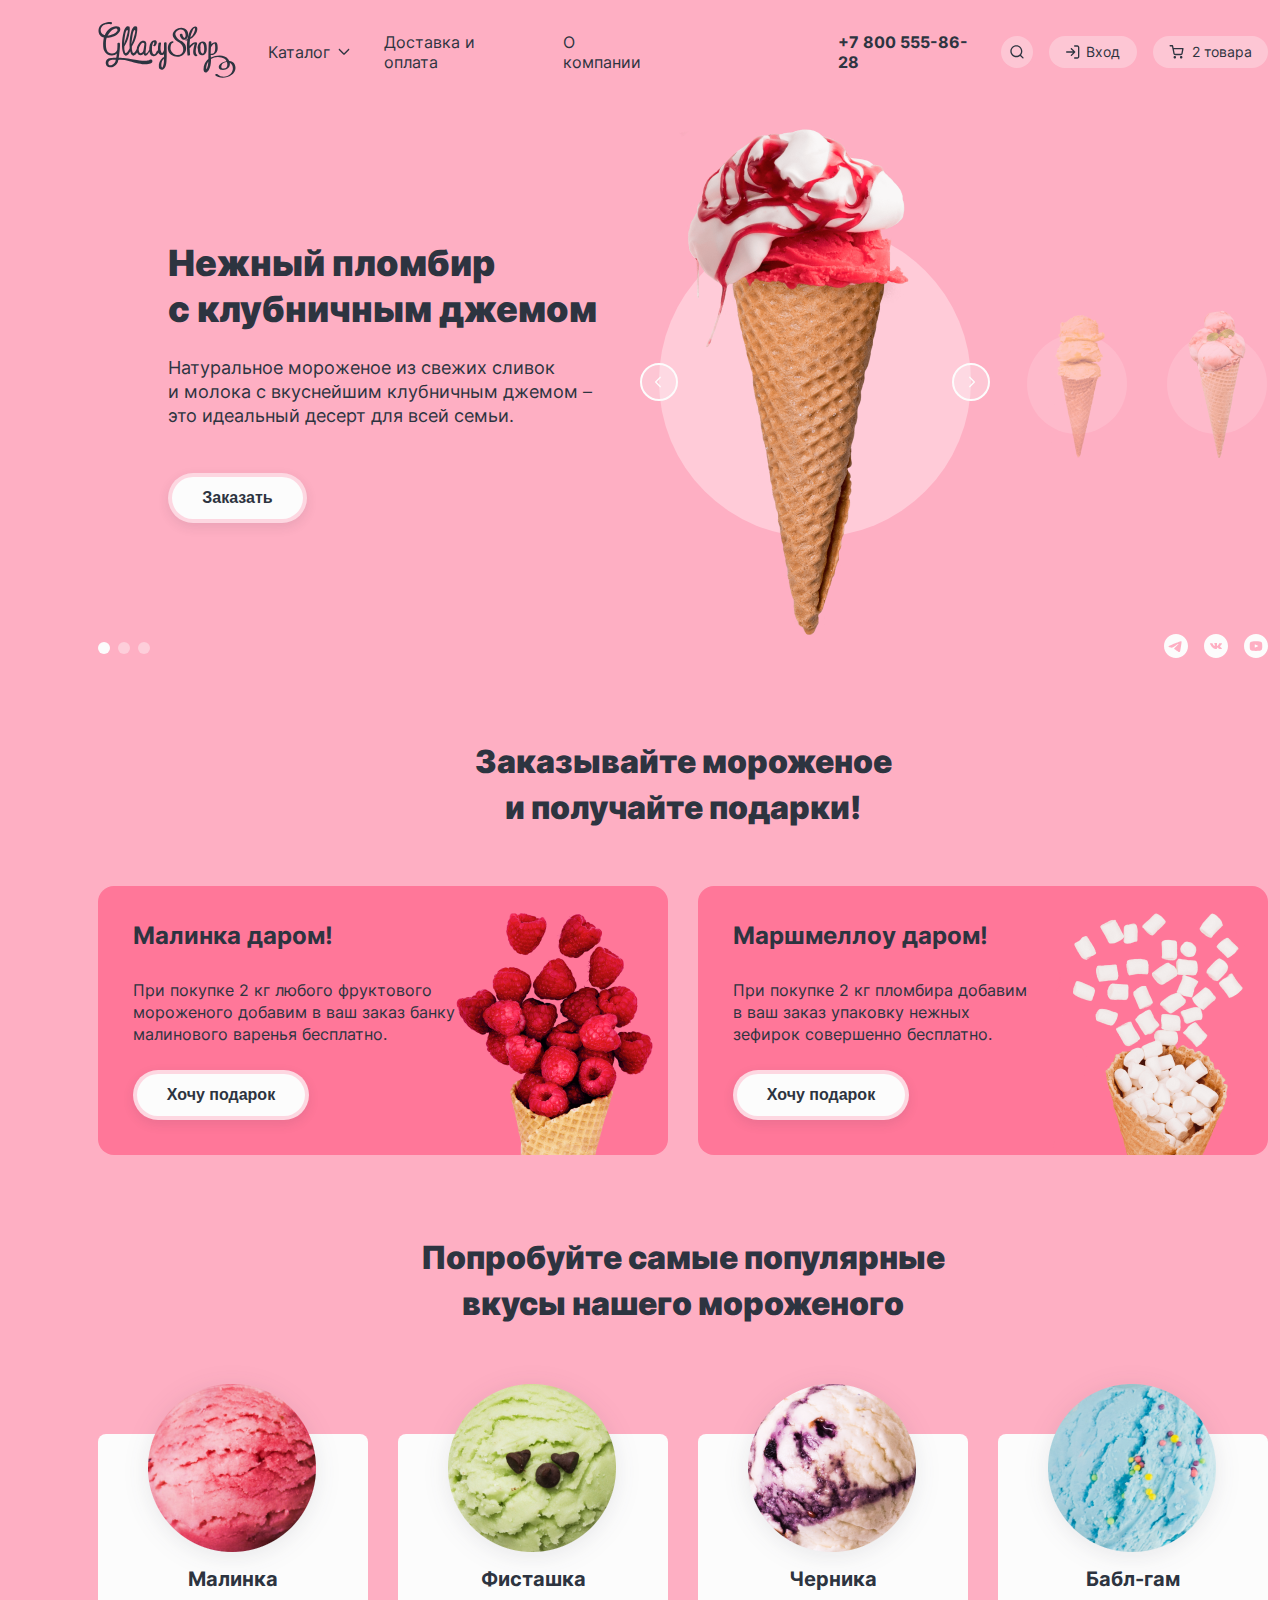
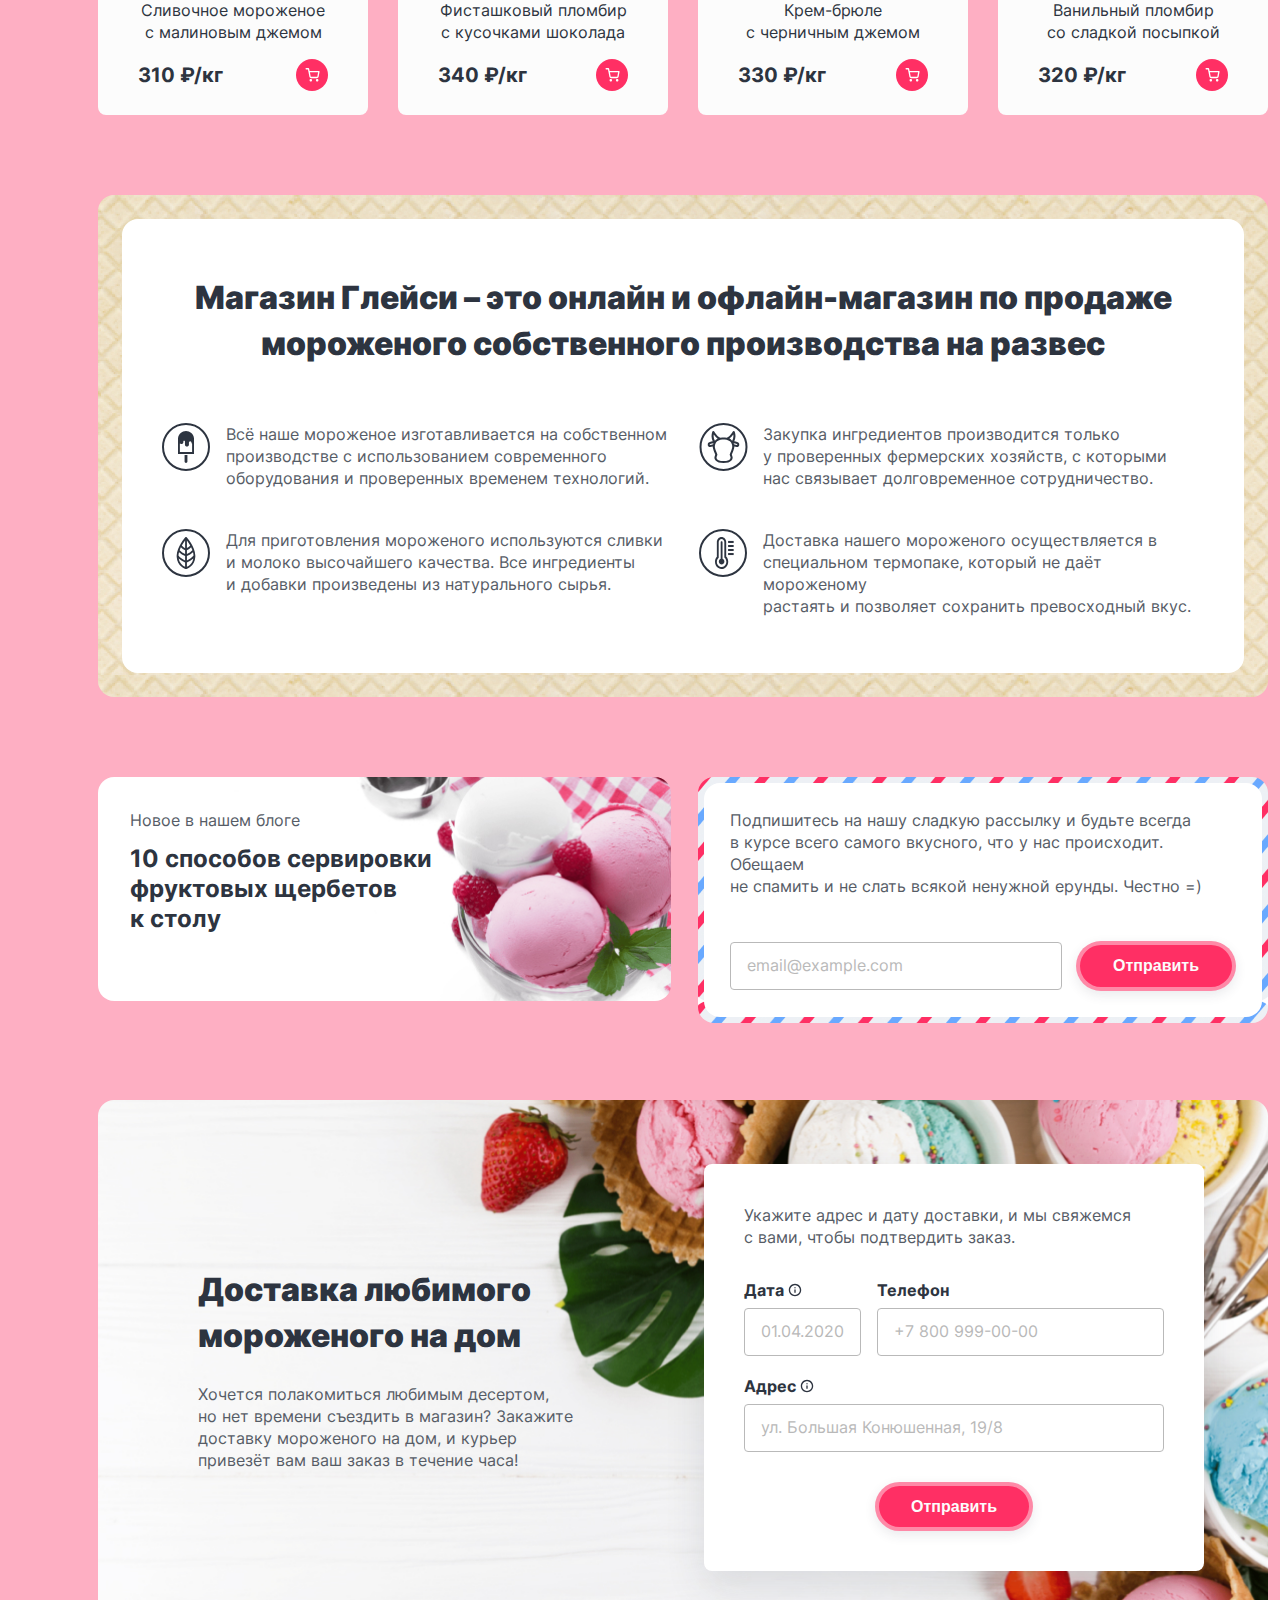
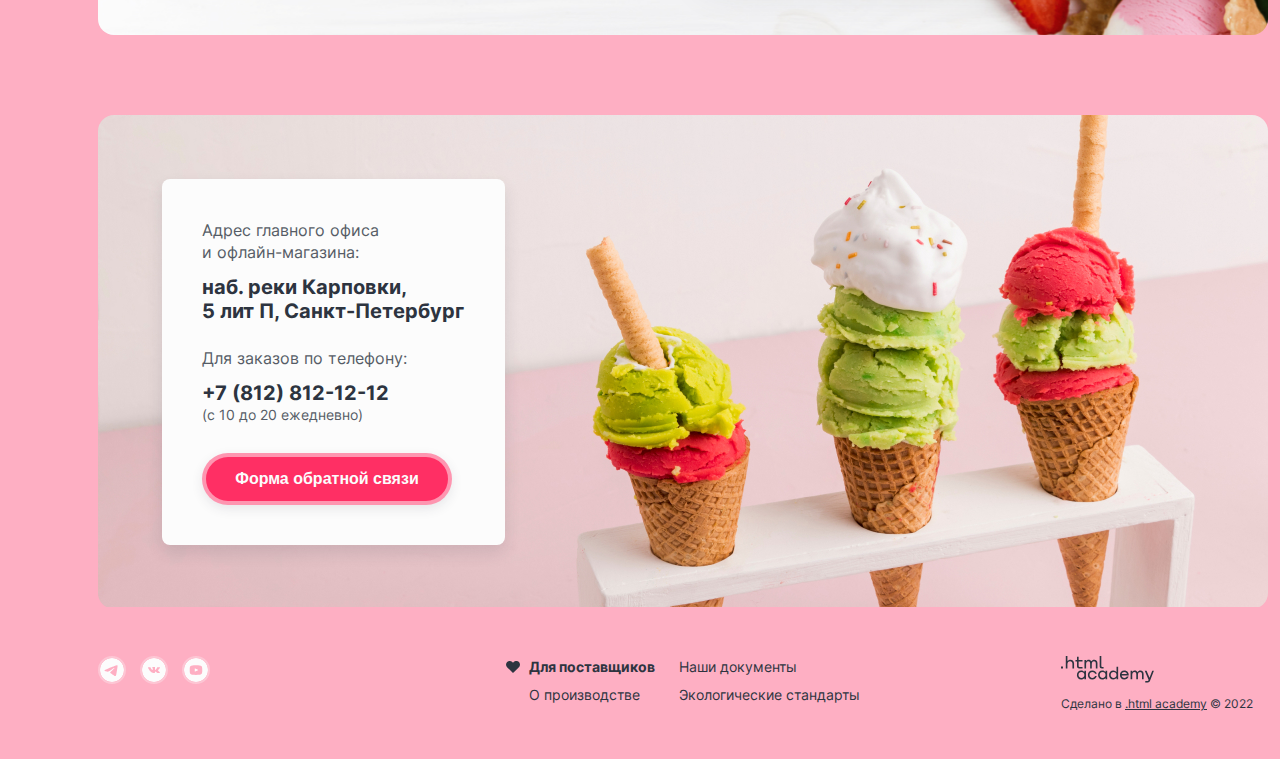
<file: index.html>
<!DOCTYPE html>
<html lang="ru">

  <head>
    <meta charset="UTF-8">
    <meta http-equiv="X-UA-Compatible" content="IE=edge">
    <meta name="viewport" content="width=device-width, initial-scale=1.0">
    <link rel="stylesheet" href="style.css">
    <title>GllacyShop</title>
  </head>

  <body class="body-main" id="body-color">
    <div class="container">
      <header class="header-main">
        <nav class="navigation">
          <ul class="navigation-list">
            <li class="navigation-item">
              <img src="images/logo.svg" alt="Логотип." width="138" height="56" class="logo-img">
            </li>
            <li class="navigation-item navigation-item-list">
              <a class="navigation-item-link" href="catalog.html">Каталог</a>
              <svg width="12" height="7" viewBox="0 0 12 7" fill="none" xmlns="http://www.w3.org/2000/svg">
                <path fill-rule="evenodd" clip-rule="evenodd"
                  d="M1.80812 1.0532C1.54777 0.792853 1.12566 0.792853 0.865306 1.0532C0.604957 1.31355 0.604957 1.73566 0.865306 1.99601L5.52565 6.65636C5.52771 6.65847 5.52979 6.66058 5.53189 6.66268C5.66259 6.79337 5.83404 6.85846 6.00534 6.85794C6.1753 6.85744 6.34511 6.79236 6.47478 6.66268C6.47687 6.66059 6.47894 6.6585 6.48099 6.65639L11.1414 1.99601C11.4017 1.73566 11.4017 1.31355 11.1414 1.0532C10.881 0.792853 10.4589 0.792853 10.1986 1.0532L6.00334 5.24842L1.80812 1.0532Z"
                  fill="#2D3440" />
              </svg>
              <div class="block-types" id="block-types">
                <p class="block-types-title">Новинки</p>
                <ul class="product-list">
                  <li class="product-item"><a href="#" class="product-item-link">Сливочное</a></li>
                  <li class="product-item"><a href="#" class="product-item-link">Щербеты</a></li>
                  <li class="product-item"><a href="#" class="product-item-link">Фруктовый лед</a></li>
                  <li class="product-item"><a href="#" class="product-item-link">Мелонин</a></li>
                </ul>
              </div>
            </li>
            <li class="navigation-item"><a class="navigation-item-link" href="#">Доставка и оплата</a></li>
            <li class="navigation-item"><a class="navigation-item-link" href="#">О компании</a></li>
          </ul>
          <ul class="navigation-user">
            <li class="navigation-user-item nav-phone">
              <a href="#">+7 800 555-86-28</a>
            </li>
            <li class="navigation-user-item nav-search">
              <a href="#"><img src="images/loopa.svg" alt="Поиск."></a>
            </li>
            <li class="navigation-user-item nav-join">
              <a href="#">
                <img src="images/join.svg" alt="Вход." style="margin-right: 6px;">
                <span>Вход</span>
              </a>
            </li>
            <li class="navigation-user-item nav-shop">
              <a href="#">
                <img src="images/telejka.svg" alt="Тележка." style="margin-right: 8px;">
                <span>2 товара</span>
              </a>
            </li>
          </ul>
        </nav>
      </header>
      <main class="main-page">
        <section class="presentation">
          <div class="presentation-content">
            <div class="presentation-desk">
              <h1>Нежный пломбир<br>
                с клубничным джемом</h1>
              <p>Натуральное мороженое из свежих сливок<br>
                и молока с вкуснейшим клубничным джемом –<br>
                это идеальный десерт для всей семьи. </p>
              <button type="button">Заказать</button>
            </div>
            <div class="icecream-types">
              <div class="current-icecream" id="circle-ice">
                <img src="images/icecream-red.png" alt="Мороженое.">
                <button class="toggle-left" id="left-color" onclick="colorSwitchLeft()">
                </button>
                <button class="toggle-right" id="right-color" onclick="colorSwitchRight()"></button>
              </div>
              <div class="blue-icecream">
                <img src="images/icecream-blue-lil.png" alt="Мороженое.">
              </div>
              <div class="yellow-icecream">
                <img src="images/icecream-yellow-lil.png" alt="Мороженое.">
              </div>
            </div>
          </div>
          <div class="social-block">
            <div class="bullets">
              <ul class="bullets-list">
                <li class="bullets-item bullets-item-current"></li>
                <li class="bullets-item"></li>
                <li class="bullets-item"></li>
              </ul>
            </div>
            <ul class="social-list">
              <li class="social-item">
                <a href="#"><img src="images/telegram.svg" alt="Телеграм."></a>
              </li>
              <li class="social-item">
                <a href="#"><img src="images/vk.svg" alt="Вк."></a>
              </li>
              <li class="social-item">
                <a href="#"><img src="images/youtube.svg" alt="Ютуб."></a>
              </li>
            </ul>
          </div>
        </section>
        <section class="stocks">
          <h2>Заказывайте мороженое<br>
            и получайте подарки!
          </h2>
          <div class="gift-cards">
            <div class="gift-raspberry">
              <h3 class="gift-heading">Малинка даром!</h3>
              <p class="gift-paragraph">
                При покупке 2 кг любого фруктового<br>
                мороженого добавим в ваш заказ банку<br>
                малинового варенья бесплатно.
              </p>
              <button class="add-gift">Хочу подарок</button>
            </div>
            <div class="gift-marshmallow">
              <h3 class="gift-heading">Маршмеллоу даром!</h3>
              <p class="gift-paragraph">
                При покупке 2 кг пломбира добавим<br>
                в ваш заказ упаковку нежных<br>
                зефирок совершенно бесплатно.
              </p>
              <button class="add-gift">Хочу подарок</button>
            </div>
          </div>
        </section>
        <section class="popular-tastes">
          <h2>Попробуйте самые популярные<br>
            вкусы нашего мороженого</h2>
          <ul class="tastes-list">
            <li class="tastes-item">
              <img src="images/t-raspberry.png" class="ice-view" alt="Малинка.">
              <h3>Малинка</h3>
              <p>Сливочное мороженое<br>с малиновым джемом</p>
              <div class="price-items">
                <span class="price-weight">310 ₽/кг</span>
                <button class="price-item-button">
                  <svg width="15" height="14" viewBox="0 0 15 14" fill="none" xmlns="http://www.w3.org/2000/svg">
                    <path fill-rule="evenodd" clip-rule="evenodd"
                      d="M1.16667 0.107941C0.798477 0.107941 0.5 0.406418 0.5 0.774607C0.5 1.1428 0.798477 1.44127 1.16667 1.44127H2.93794L3.40537 3.77666C3.40821 3.79461 3.41176 3.81232 3.416 3.82976L4.38338 8.66309L4.3835 8.66365C4.46706 9.08366 4.69562 9.46093 5.02921 9.72948C5.36111 9.99666 5.77595 10.1393 6.20183 10.1328H11.8225C12.2484 10.1393 12.6633 9.99666 12.9952 9.72948C13.3289 9.46081 13.5575 9.08332 13.641 8.66309L13.641 8.6631L13.642 8.6581L14.5691 3.79666C14.6063 3.60149 14.5545 3.39989 14.4279 3.24681C14.3012 3.09372 14.1129 3.00511 13.9142 3.00511H4.61072L4.1381 0.643769C4.07574 0.332198 3.80215 0.107941 3.4844 0.107941H1.16667ZM5.69098 8.40238L4.87759 4.33844H13.1084L12.3328 8.4053C12.31 8.51782 12.2485 8.61884 12.1591 8.69085C12.0691 8.76329 11.9565 8.80177 11.841 8.79956L11.841 8.79943H11.8282H6.19614V8.79931L6.18337 8.79956C6.06787 8.80177 5.95528 8.76329 5.8653 8.69085C5.77531 8.61842 5.71368 8.51664 5.69117 8.40334L5.69098 8.40238ZM4.55739 12.3634C4.55739 11.6754 5.1151 11.1177 5.80307 11.1177C6.49105 11.1177 7.04876 11.6754 7.04876 12.3634C7.04876 13.0513 6.49105 13.6091 5.80307 13.6091C5.1151 13.6091 4.55739 13.0513 4.55739 12.3634ZM10.9307 12.3634C10.9307 11.6754 11.4884 11.1177 12.1764 11.1177C12.8644 11.1177 13.4221 11.6754 13.4221 12.3634C13.4221 13.0513 12.8644 13.6091 12.1764 13.6091C11.4884 13.6091 10.9307 13.0513 10.9307 12.3634Z"
                      fill="#2D3440" />
                  </svg>
                </button>
              </div>
            </li>
            <li class="tastes-item">
              <img src="images/t-pistachio.png" class="ice-view" alt="Фисташка.">
              <h3>Фисташка</h3>
              <p>Фисташковый пломбир<br>с кусочками шоколада</p>
              <div class="price-items">
                <span class="price-weight">340 ₽/кг</span>
                <button class="price-item-button">
                  <svg width="15" height="14" viewBox="0 0 15 14" fill="none" xmlns="http://www.w3.org/2000/svg">
                    <path fill-rule="evenodd" clip-rule="evenodd"
                      d="M1.16667 0.107941C0.798477 0.107941 0.5 0.406418 0.5 0.774607C0.5 1.1428 0.798477 1.44127 1.16667 1.44127H2.93794L3.40537 3.77666C3.40821 3.79461 3.41176 3.81232 3.416 3.82976L4.38338 8.66309L4.3835 8.66365C4.46706 9.08366 4.69562 9.46093 5.02921 9.72948C5.36111 9.99666 5.77595 10.1393 6.20183 10.1328H11.8225C12.2484 10.1393 12.6633 9.99666 12.9952 9.72948C13.3289 9.46081 13.5575 9.08332 13.641 8.66309L13.641 8.6631L13.642 8.6581L14.5691 3.79666C14.6063 3.60149 14.5545 3.39989 14.4279 3.24681C14.3012 3.09372 14.1129 3.00511 13.9142 3.00511H4.61072L4.1381 0.643769C4.07574 0.332198 3.80215 0.107941 3.4844 0.107941H1.16667ZM5.69098 8.40238L4.87759 4.33844H13.1084L12.3328 8.4053C12.31 8.51782 12.2485 8.61884 12.1591 8.69085C12.0691 8.76329 11.9565 8.80177 11.841 8.79956L11.841 8.79943H11.8282H6.19614V8.79931L6.18337 8.79956C6.06787 8.80177 5.95528 8.76329 5.8653 8.69085C5.77531 8.61842 5.71368 8.51664 5.69117 8.40334L5.69098 8.40238ZM4.55739 12.3634C4.55739 11.6754 5.1151 11.1177 5.80307 11.1177C6.49105 11.1177 7.04876 11.6754 7.04876 12.3634C7.04876 13.0513 6.49105 13.6091 5.80307 13.6091C5.1151 13.6091 4.55739 13.0513 4.55739 12.3634ZM10.9307 12.3634C10.9307 11.6754 11.4884 11.1177 12.1764 11.1177C12.8644 11.1177 13.4221 11.6754 13.4221 12.3634C13.4221 13.0513 12.8644 13.6091 12.1764 13.6091C11.4884 13.6091 10.9307 13.0513 10.9307 12.3634Z"
                      fill="#2D3440" />
                  </svg>
                </button>
              </div>
            </li>
            <li class="tastes-item">
              <img src="images/t-blueberries.png" class="ice-view" alt="Черника.">
              <h3>Черника</h3>
              <p>Крем-брюле<br>с черничным джемом</p>
              <div class="price-items">
                <span class="price-weight">330 ₽/кг</span>
                <button class="price-item-button">
                  <svg width="15" height="14" viewBox="0 0 15 14" fill="none" xmlns="http://www.w3.org/2000/svg">
                    <path fill-rule="evenodd" clip-rule="evenodd"
                      d="M1.16667 0.107941C0.798477 0.107941 0.5 0.406418 0.5 0.774607C0.5 1.1428 0.798477 1.44127 1.16667 1.44127H2.93794L3.40537 3.77666C3.40821 3.79461 3.41176 3.81232 3.416 3.82976L4.38338 8.66309L4.3835 8.66365C4.46706 9.08366 4.69562 9.46093 5.02921 9.72948C5.36111 9.99666 5.77595 10.1393 6.20183 10.1328H11.8225C12.2484 10.1393 12.6633 9.99666 12.9952 9.72948C13.3289 9.46081 13.5575 9.08332 13.641 8.66309L13.641 8.6631L13.642 8.6581L14.5691 3.79666C14.6063 3.60149 14.5545 3.39989 14.4279 3.24681C14.3012 3.09372 14.1129 3.00511 13.9142 3.00511H4.61072L4.1381 0.643769C4.07574 0.332198 3.80215 0.107941 3.4844 0.107941H1.16667ZM5.69098 8.40238L4.87759 4.33844H13.1084L12.3328 8.4053C12.31 8.51782 12.2485 8.61884 12.1591 8.69085C12.0691 8.76329 11.9565 8.80177 11.841 8.79956L11.841 8.79943H11.8282H6.19614V8.79931L6.18337 8.79956C6.06787 8.80177 5.95528 8.76329 5.8653 8.69085C5.77531 8.61842 5.71368 8.51664 5.69117 8.40334L5.69098 8.40238ZM4.55739 12.3634C4.55739 11.6754 5.1151 11.1177 5.80307 11.1177C6.49105 11.1177 7.04876 11.6754 7.04876 12.3634C7.04876 13.0513 6.49105 13.6091 5.80307 13.6091C5.1151 13.6091 4.55739 13.0513 4.55739 12.3634ZM10.9307 12.3634C10.9307 11.6754 11.4884 11.1177 12.1764 11.1177C12.8644 11.1177 13.4221 11.6754 13.4221 12.3634C13.4221 13.0513 12.8644 13.6091 12.1764 13.6091C11.4884 13.6091 10.9307 13.0513 10.9307 12.3634Z"
                      fill="#2D3440" />
                  </svg>
                </button>
              </div>
            </li>
            <li class="tastes-item">
              <img src="images/t-bubblegum.png" class="ice-view" alt="Бабл-Гам.">
              <h3>Бабл-гам</h3>
              <p>Ванильный пломбир<br>со сладкой посыпкой</p>
              <div class="price-items">
                <span class="price-weight">320 ₽/кг</span>
                <button class="price-item-button">
                  <svg width="15" height="14" viewBox="0 0 15 14" fill="none" xmlns="http://www.w3.org/2000/svg">
                    <path fill-rule="evenodd" clip-rule="evenodd"
                      d="M1.16667 0.107941C0.798477 0.107941 0.5 0.406418 0.5 0.774607C0.5 1.1428 0.798477 1.44127 1.16667 1.44127H2.93794L3.40537 3.77666C3.40821 3.79461 3.41176 3.81232 3.416 3.82976L4.38338 8.66309L4.3835 8.66365C4.46706 9.08366 4.69562 9.46093 5.02921 9.72948C5.36111 9.99666 5.77595 10.1393 6.20183 10.1328H11.8225C12.2484 10.1393 12.6633 9.99666 12.9952 9.72948C13.3289 9.46081 13.5575 9.08332 13.641 8.66309L13.641 8.6631L13.642 8.6581L14.5691 3.79666C14.6063 3.60149 14.5545 3.39989 14.4279 3.24681C14.3012 3.09372 14.1129 3.00511 13.9142 3.00511H4.61072L4.1381 0.643769C4.07574 0.332198 3.80215 0.107941 3.4844 0.107941H1.16667ZM5.69098 8.40238L4.87759 4.33844H13.1084L12.3328 8.4053C12.31 8.51782 12.2485 8.61884 12.1591 8.69085C12.0691 8.76329 11.9565 8.80177 11.841 8.79956L11.841 8.79943H11.8282H6.19614V8.79931L6.18337 8.79956C6.06787 8.80177 5.95528 8.76329 5.8653 8.69085C5.77531 8.61842 5.71368 8.51664 5.69117 8.40334L5.69098 8.40238ZM4.55739 12.3634C4.55739 11.6754 5.1151 11.1177 5.80307 11.1177C6.49105 11.1177 7.04876 11.6754 7.04876 12.3634C7.04876 13.0513 6.49105 13.6091 5.80307 13.6091C5.1151 13.6091 4.55739 13.0513 4.55739 12.3634ZM10.9307 12.3634C10.9307 11.6754 11.4884 11.1177 12.1764 11.1177C12.8644 11.1177 13.4221 11.6754 13.4221 12.3634C13.4221 13.0513 12.8644 13.6091 12.1764 13.6091C11.4884 13.6091 10.9307 13.0513 10.9307 12.3634Z"
                      fill="#2D3440" />
                  </svg>
                </button>
              </div>
            </li>
          </ul>
        </section>
        <section class="describing">
          <div class="describing-block">
            <h2>Магазин Глейси – это онлайн и офлайн-магазин по продаже<br>
              мороженого собственного производства на развес</h2>
            <ul class="describe-list">
              <li class="describe-item ice-desk">
                <img src="images/mini-ice.svg" alt="Мороженое.">
                <p>Всё наше мороженое изготавливается на собственном<br>
                  производстве с использованием современного<br>
                  оборудования и проверенных временем технологий.</p>
              </li>
              <li class="describe-item cow-desk">
                <img src="images/mini-cow.svg" alt="Коровка.">
                <p>Закупка ингредиентов производится только<br>
                  у проверенных фермерских хозяйств, с которыми<br>
                  нас связывает долговременное сотрудничество.</p>
              </li>
              <li class="describe-item ice-desk">
                <img src="images/mini-leaf.svg" alt="Листик.">
                <p>Для приготовления мороженого используются сливки<br>
                  и молоко высочайшего качества. Все ингредиенты<br>
                  и добавки произведены из натурального сырья.</p>
              </li>
              <li class="describe-item ice-desk">
                <img src="images/mini-term.svg" alt="Термометр.">
                <p>Доставка нашего мороженого осуществляется в<br>
                  специальном термопаке, который не даёт мороженому<br>
                  растаять и позволяет сохранить превосходный вкус.</p>
              </li>
            </ul>
          </div>
        </section>
        <aside class="blog-mailing">
          <div class="blog">
            <p>Новое в нашем блоге</p>
            <h3>
              10 способов сервировки<br>
              фруктовых щербетов<br>
              к столу
            </h3>
          </div>
          <div class="mailing">
            <div class="mailing-content">
              <p>
                Подпишитесь на нашу сладкую рассылку и будьте всегда<br>
                в курсе всего самого вкусного, что у нас происходит. Обещаем<br>
                не спамить и не слать всякой ненужной ерунды. Честно =)
              </p>
              <form action="https://echo.htmlacademy.ru" method="post" class="mailing-form">
                <label>
                  <input type="email" required name="email" placeholder="email@example.com">
                </label>
                <button class="submit-mailing" type="submit">Отправить</button>
              </form>
            </div>
          </div>
        </aside>
        <section class="ice-delivery">
          <div class="desk-delivery">
            <h2 class="delivery-title">Доставка любимого<br>мороженого на дом</h2>
            <p class="delivery-info">
              Хочется полакомиться любимым десертом,<br>
              но нет времени съездить в магазин? Закажите<br>
              доставку мороженого на дом, и курьер<br>
              привезёт вам ваш заказ в течение часа!
            </p>
          </div>
          <form action="https://echo.htmlacademy.ru" method="post" class="delivery-form">
            <p class="delivery-info">Укажите адрес и дату доставки, и мы свяжемся<br>
              с вами, чтобы подтвердить заказ.</p>
            <div class="field-block">
              <p class="field-group">
                <img src="images/tooltip.svg" alt="Тултип." class="tooltip-1">
                <label for="delivery-date">Дата</label>
                <input type="text" id="delivery-date" name="delivery-date" placeholder="01.04.2020" required>
              </p>
              <p class="field-group">
                <label for="delivery-phone">Телефон</label>
                <input type="text" id="delivery-phone" name="delivery-phone" placeholder="+7 800 999-00-00" required>
              </p>
              <p class="field-group field-group-address">
                <img src="images/tooltip.svg" alt="Тултип." class="tooltip-2">
                <label for="delivery-address">Адрес</label>
                <input type="text" id="delivery-address" name="delivery-address"
                  placeholder="ул. Большая Конюшенная, 19/8" required>
              </p>
              <button type="submit" class="delivery-button">Отправить</button>
            </div>
          </form>
        </section>
        <div class="contacts">
          <div class="contacts-container">
            <div class="address-block">
              <p class="contacts-navigation">Адрес главного офиса<br>и офлайн-магазина:</p>
              <address class="contacts-address">наб. реки Карповки,<br>
                5 лит П, Санкт-Петербург</address>
            </div>
            <div class="phone-block">
              <p class="contacts-navigation">Для заказов по телефону:</p>
              <address class="contacts-address">
                <a href="#">+7 (812) 812-12-12</a>
              </address>
              <p class="contacts-navigation contacts-time">(с 10 до 20 ежедневно)</p>
            </div>
            <button class="appointment-button" type="button">Форма обратной связи</button>
          </div>
        </div>
      </main>
      <footer class="main-footer">
        <div class="footer-container">
          <ul class="social-menu-list">
            <li class="social-menu-item">
              <a href="#"><img src="images/telegram.svg" alt="Телеграм." class="social-ico"></a>
            </li>
            <li class="social-menu-item">
              <a href="#"><img src="images/vk.svg" alt="Вк." class="social-ico"></a>
            </li>
            <li class="social-menu-item">
              <a href="#"><img src="images/youtube.svg" alt="Ютуб." class="social-ico"></a>
            </li>
          </ul>
          <ul class="menu-list">
            <li class="menu-item menu-current"><a href="#">Для поставщиков</a></li>
            <li class="menu-item"><a href="#">Наши документы</a></li>
            <li class="menu-item"><a href="#">О производстве</a></li>
            <li class="menu-item"><a href="#">Экологические стандарты</a></li>
          </ul>
          <div class="academy-block">
            <a href="#"><img src="images/logo_htmlacademy.svg" alt="htmlacademy."></a>
            <p class="date-text">Сделано в <span>.html academy</span> © 2022</p>
          </div>
        </div>
      </footer>
    </div>
    <script src="script.js"></script>
  </body>

</html>
</file>
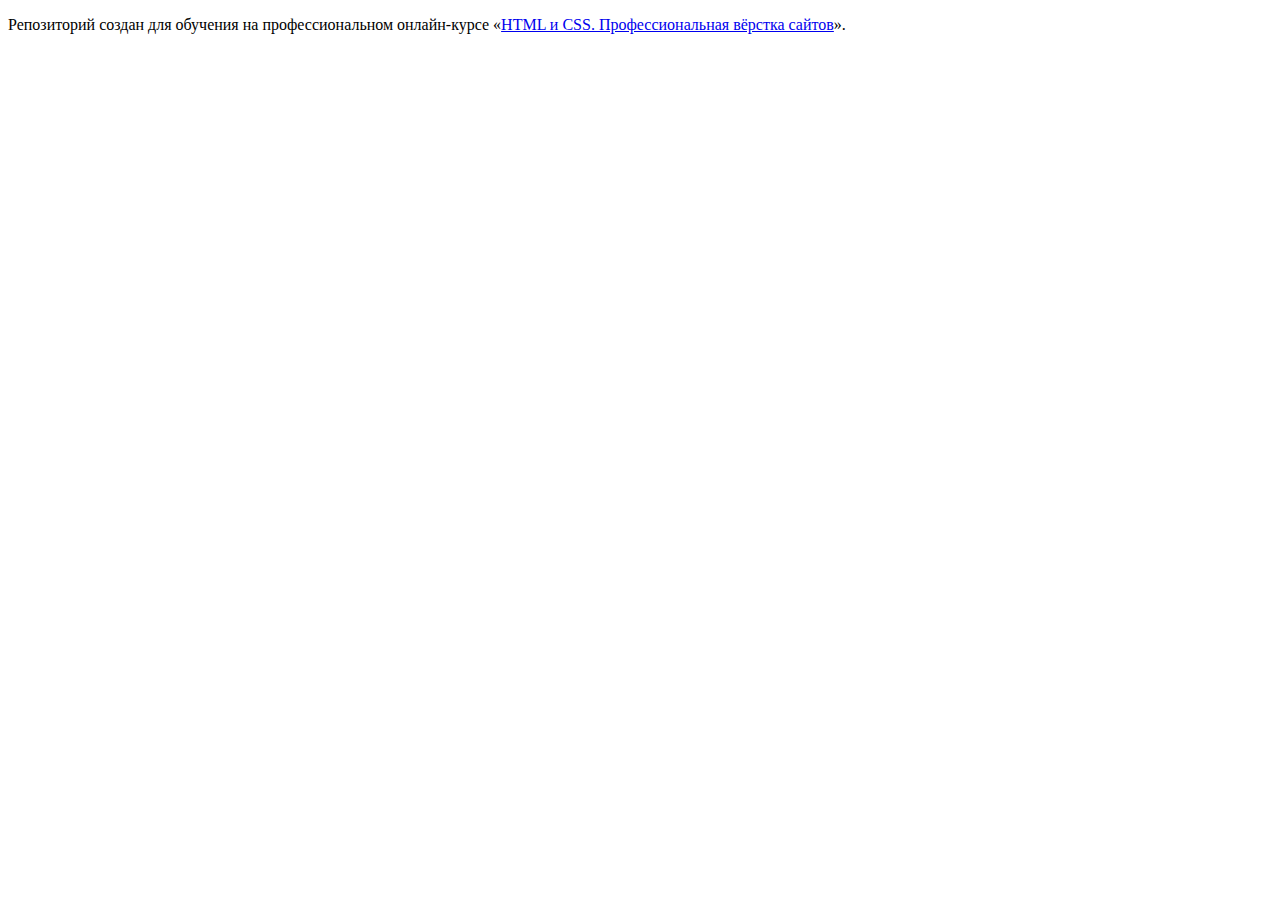
<file: master/index.html>
<!DOCTYPE html>
<html lang="ru">
  <head>
    <meta charset="utf-8">
    <title>HTML Academy: Глейси</title>
    <base href="https://htmlacademy-htmlcss.github.io/2217743-gllacy-35/master/">
</head>
  <body>

    <p>Репозиторий создан для обучения на профессиональном онлайн‑курсе «<a href="https://htmlacademy.ru/intensive/htmlcss">HTML и CSS. Профессиональная вёрстка сайтов</a>».</p>

  </body>
</html>
</file>
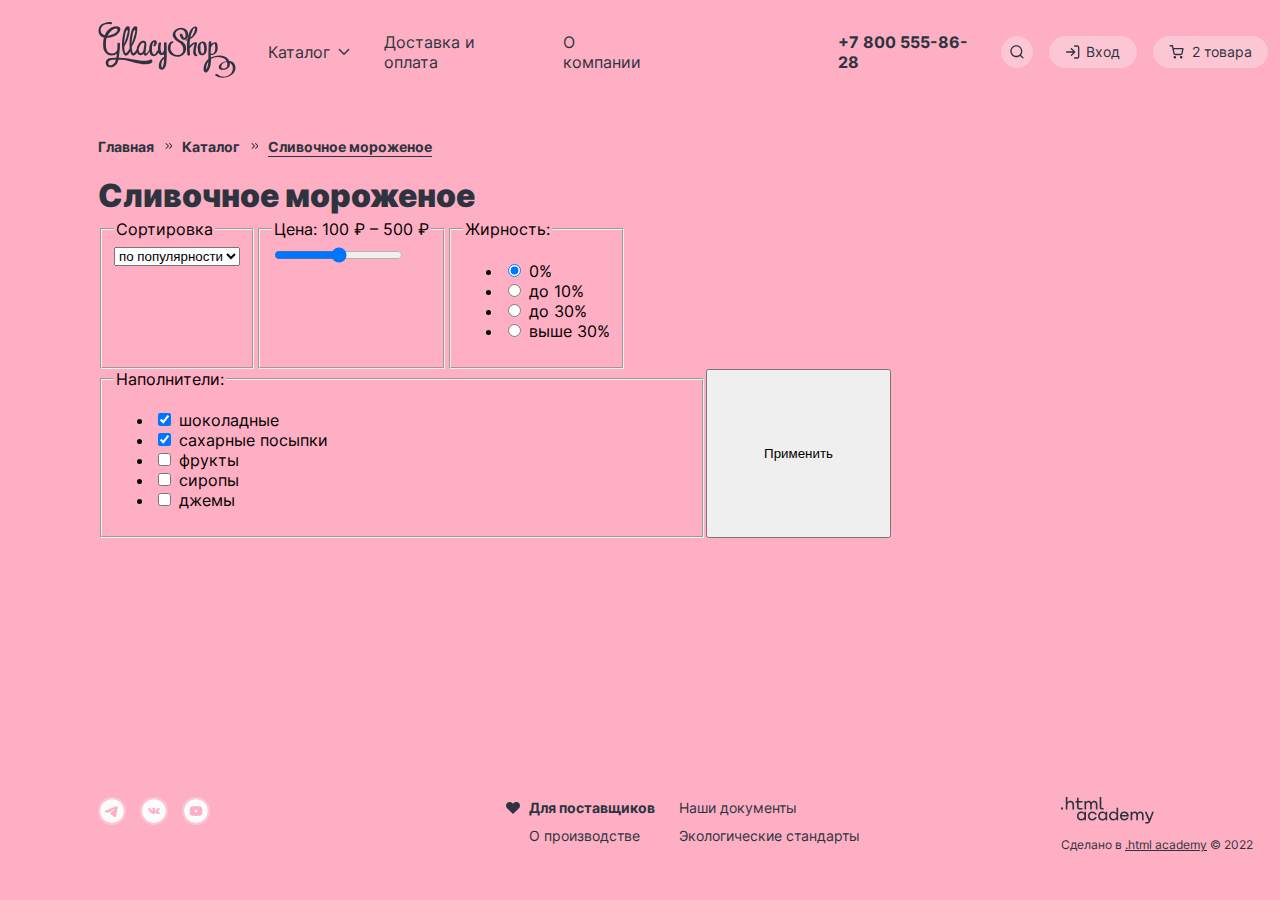
<file: catalog.html>
<!DOCTYPE html>
<html lang="ru">

  <head>
    <meta charset="UTF-8">
    <meta http-equiv="X-UA-Compatible" content="IE=edge">
    <meta name="viewport" content="width=device-width, initial-scale=1.0">
    <link rel="stylesheet" href="style.css">
    <title>GllacyShop</title>
  </head>

  <body class="body-main">
    <div class="container">
      <header class="header-main header-catalog">
        <nav class="navigation">
          <ul class="navigation-list">
            <li class="navigation-item">
              <a href="index.html"><img src="images/logo.svg" alt="Логотип." width="138" height="56"
                  class="logo-img"></a>
            </li>
            <li class="navigation-item navigation-item-list">
              <a class="navigation-item-link" href="catalog.html">Каталог</a>
              <svg width="12" height="7" viewBox="0 0 12 7" fill="none" xmlns="http://www.w3.org/2000/svg">
                <path fill-rule="evenodd" clip-rule="evenodd"
                  d="M1.80812 1.0532C1.54777 0.792853 1.12566 0.792853 0.865306 1.0532C0.604957 1.31355 0.604957 1.73566 0.865306 1.99601L5.52565 6.65636C5.52771 6.65847 5.52979 6.66058 5.53189 6.66268C5.66259 6.79337 5.83404 6.85846 6.00534 6.85794C6.1753 6.85744 6.34511 6.79236 6.47478 6.66268C6.47687 6.66059 6.47894 6.6585 6.48099 6.65639L11.1414 1.99601C11.4017 1.73566 11.4017 1.31355 11.1414 1.0532C10.881 0.792853 10.4589 0.792853 10.1986 1.0532L6.00334 5.24842L1.80812 1.0532Z"
                  fill="#2D3440" />
              </svg>
              <div class="block-types" id="block-types">
                <p class="block-types-title">Новинки</p>
                <ul class="product-list">
                  <li class="product-item"><a href="#" class="product-item-link">Сливочное</a></li>
                  <li class="product-item"><a href="#" class="product-item-link">Щербеты</a></li>
                  <li class="product-item"><a href="#" class="product-item-link">Фруктовый лед</a></li>
                  <li class="product-item"><a href="#" class="product-item-link">Мелонин</a></li>
                </ul>
              </div>
            </li>
            <li class="navigation-item"><a class="navigation-item-link" href="#">Доставка и оплата</a></li>
            <li class="navigation-item"><a class="navigation-item-link" href="#">О компании</a></li>
          </ul>
          <ul class="navigation-user">
            <li class="navigation-user-item nav-phone">
              <a href="#">+7 800 555-86-28</a>
            </li>
            <li class="navigation-user-item nav-search">
              <a href="#"><img src="images/loopa.svg" alt="Поиск."></a>
            </li>
            <li class="navigation-user-item nav-join">
              <a href="#">
                <img src="images/join.svg" alt="Вход." style="margin-right: 6px;">
                <span>Вход</span>
              </a>
            </li>
            <li class="navigation-user-item nav-shop">
              <a href="#">
                <img src="images/telejka.svg" alt="Тележка." style="margin-right: 8px;">
                <span>2 товара</span>
              </a>
            </li>
          </ul>
        </nav>
      </header>
      <main class="main-page">
        <header class="inner-header">
          <ul class="breadcrumbs">
            <li class="breadcrumbs-item">
              <a href="index.html" class="breadcrumbs-link">Главная</a>
            </li>
            <li class="breadcrumbs-item">
              <a href="#" class="breadcrumbs-link">Каталог</a>
            </li>
            <li class="breadcrumbs-item">
              <a href="#" class="breadcrumbs-link
              breadcrumbs-link-current">Сливочное мороженое</a>
            </li>
          </ul>
          <h1 class="inner-header-title">Сливочное мороженое</h1>
        </header>
        <section class="section-filter">
          <form class="catalog-filter" action="https://echo.htmlacademy.ru" method="post">
            <fieldset class="catalog-filter-group">
              <legend class="catalog-filter-title">Сортировка</legend>
              <select aria-label="Сортировка" class="select-control">
                <option value="popular">по популярности</option>
                <option value="cheap">дешевле</option>
                <option value="expensive">дороже</option>
              </select>
            </fieldset>

            <fieldset class="catalog-filter-group">
              <legend class="catalog-filter-title">Цена: 100 ₽ – 500 ₽</legend>
              <input type="range">
            </fieldset>

            <fieldset class="catalog-filter-group">
              <legend class="catalog-filter-title">Жирность:</legend>
              <ul class="catalog-filter-list">
                <li class="catalog-filter-item">
                  <label>
                    <input type="radio" name="Жирность" class="control-input" value="0%" checked>
                    0%
                  </label>
                </li>
                <li class="catalog-filter-item">
                  <label>
                    <input type="radio" name="Жирность" class="control-input" value="до 10%">
                    до 10%
                  </label>
                </li>
                <li class="catalog-filter-item">
                  <label>
                    <input type="radio" name="Жирность" class="control-input" value="до 30%">
                    до 30%
                  </label>
                </li>
                <li class="catalog-filter-item">
                  <label>
                    <input type="radio" name="Жирность" class="control-input" value="выше 30%">
                    выше 30%
                  </label>
                </li>
              </ul>
            </fieldset>

            <fieldset class="catalog-filter-group">
              <legend class="catalog-filter-title">Наполнители:</legend>
              <ul class="catalog-filter-list">
                <li class="catalog-filter-item">
                  <label>
                    <input type="checkbox" name="шоколадные" class="control-input" checked>
                    шоколадные
                  </label>
                </li>
                <li class="catalog-filter-item">
                  <label>
                    <input type="checkbox" name="сахарные посыпки" class="control-input" checked>
                    сахарные посыпки
                  </label>
                </li>
                <li class="catalog-filter-item">
                  <label>
                    <input type="checkbox" name="фрукты" class="control-input">
                    фрукты
                  </label>
                </li>
                <li class="catalog-filter-item">
                  <label>
                    <input type="checkbox" name="сиропы" class="control-input">
                    сиропы
                  </label>
                </li>
                <li class="catalog-filter-item">
                  <label>
                    <input type="checkbox" name="джемы" class="control-input">
                    джемы
                  </label>
                </li>
              </ul>
            </fieldset>

            <button class="filter-button" type="submit">Применить</button>
          </form>
        </section>
      </main>
      <footer class="main-footer">
        <div class="footer-container">
          <ul class="social-menu-list">
            <li class="social-menu-item">
              <a href="#"><img src="images/telegram.svg" alt="Телеграм." class="social-ico"></a>
            </li>
            <li class="social-menu-item">
              <a href="#"><img src="images/vk.svg" alt="Вк." class="social-ico"></a>
            </li>
            <li class="social-menu-item">
              <a href="#"><img src="images/youtube.svg" alt="Ютуб." class="social-ico"></a>
            </li>
          </ul>
          <ul class="menu-list">
            <li class="menu-item menu-current"><a href="#">Для поставщиков</a></li>
            <li class="menu-item"><a href="#">Наши документы</a></li>
            <li class="menu-item"><a href="#">О производстве</a></li>
            <li class="menu-item"><a href="#">Экологические стандарты</a></li>
          </ul>
          <div class="academy-block">
            <a href="#"><img src="images/logo_htmlacademy.svg" alt="htmlacademy."></a>
            <p class="date-text">Сделано в <span>.html academy</span> © 2022</p>
          </div>
        </div>
      </footer>
    </div>
  </body>


</html>
</file>
<file: style.css>
@font-face {
  font-family: 'Inter';
  font-style: normal;
  font-weight: 400;
  src: url(../fonts/inter-400.woff2);
  font-display: swap;
}

@font-face {
  font-family: 'Inter';
  font-style: normal;
  font-weight: 700;
  src: url(../fonts/inter-700.woff2);
  font-display: swap;
}

@font-face {
  font-family: 'Inter';
  font-style: normal;
  font-weight: 900;
  src: url(../fonts/inter-900.woff2);
  font-display: swap;
}

html {
  box-sizing: border-box;
}

html,
body,
.container {
  height: 100%;
}

*,
*::before,
*::after {
  box-sizing: inherit;
}

body {
  margin: 0;
  font-family: 'Inter', sans-serif;
  font-weight: 400;
}

.main-page {
  flex-grow: 1;
}

.body-main {
  background-color: #FEAFC3;
}


.container {
  max-width: 1366px;
  min-width: 1366px;
  margin: 0 auto;
  padding: 0 98px;
  display: flex;
  flex-direction: column;
}

.header-main {
  min-height: 104px;
  display: flex;
  align-items: center;
}

.header-catalog {
  margin-bottom: 32px;
}

.navigation {
  display: flex;
  align-items: center;
}

.navigation-list {
  display: flex;
  list-style: none;
  padding: 0;
  margin: 0;
  align-items: center;
  margin-right: 82px;
}

.navigation-item-list {
  position: relative;
}

.navigation-item-link {
  text-decoration: none;
  font-weight: 400;
  font-size: 16px;
  line-height: 20px;
  color: #2D3440;
  padding-bottom: 20px;
}

/* Дрочь с блоком*/

.block-types {
  display: none;
  position: absolute;
  background: #FCFCFC;
  box-shadow: 0 8px 16px rgba(45, 52, 64, 0.12);
  border-radius: 4px;
  width: 135px;
  height: 188px;
  padding: 16px 13px 8px 16px;
  top: 40px;
  transition: height 500ms;
}


.navigation-item-list:hover .block-types {
  display: block;
}

.block-types-title::after {
  content: "";
  position: absolute;
  width: 103px;
  border: 1px solid #B9B9B9;
  left: 0;
  bottom: -12px;
}

.product-item {
  padding: 6px 0;
}

.product-list {
  padding: 0;
  margin: 0;
  list-style: none;
}

.block-types-title {
  position: relative;
  margin: 0;
  font-weight: 700;
  font-size: 14px;
  line-height: 20px;
  color: #2D3440;
  margin-bottom: 16px;
}

.product-item-link {
  font-weight: 400;
  font-size: 14px;
  line-height: 20px;
  color: #2D3440;
  text-decoration: none;
}


/* Дрочь с блоком*/

.navigation-item:not(:first-child) {
  padding: 8px 16px 8px 16px;
}

.navigation-item:nth-child(2) {
  margin-left: 16px;
  padding: 8px 38px 8px 16px;
  position: relative;
}

.navigation-item:nth-child(2) svg {
  position: absolute;
  right: 18px;
  top: 14px;
}

.navigation-user {
  margin: 0;
  margin-left: 84px;
  display: flex;
  padding: 0;
  list-style: none;
  align-items: center;
}

.navigation-user a {
  text-decoration: none;
  font-weight: 400;
  font-size: 14px;
  line-height: 20px;
  color: #2D3440;
}

.nav-phone a {
  font-weight: 700;
  font-size: 16px;
  line-height: 20px;
}

.navigation-user-item:not(:last-child) {
  margin-right: 16px;
}

.nav-search a {
  height: 16px;
}

.nav-search {
  display: flex;
  align-items: center;
  justify-content: center;
  min-width: 32px;
  min-height: 32px;
  background: rgba(252, 252, 252, 0.3);
  border-radius: 27px;
}

.nav-join {
  display: flex;
  align-items: center;
  justify-content: center;
  min-width: 88px;
  min-height: 32px;
  background: rgba(252, 252, 252, 0.3);
  border-radius: 30px;
}

.nav-join a {
  display: flex;
}

.nav-shop {
  display: flex;
  align-items: center;
  justify-content: center;
  min-width: 115px;
  min-height: 32px;
  background: rgba(252, 252, 252, 0.3);
  border-radius: 30px;
}

.presentation-content {
  display: flex;
}

.presentation {
  margin-bottom: 77px;
}

.nav-shop a {
  display: flex;
}

.presentation-desk {
  margin-top: 136px;
  margin-left: 70px;
}

.presentation-desk h1 {
  margin: 0;
  font-weight: 900;
  font-size: 36px;
  line-height: 46px;
  color: #2D3440;
}

.presentation-desk p {
  font-weight: 400;
  font-size: 18px;
  line-height: 24px;
  color: #2D3440;
  margin: 0;
  margin-top: 24px;
}

.presentation-desk button {
  font-weight: 700;
  font-size: 16px;
  line-height: 20px;
  color: #2D3440;
  width: 139px;
  height: 50px;
  background: #FCFCFC;
  border: 4px solid rgba(254, 175, 195, 0.476);
  box-shadow: 0 4px 12px rgba(45, 52, 64, 0.1);
  border-radius: 26px;
  margin-top: 45px;
  cursor: pointer;
}

.icecream-types {
  display: flex;
}

.current-icecream {
  display: flex;
  align-items: center;
  width: 312px;
  height: 312px;
  background: #FFCBD8;
  border-radius: 50%;
  margin: 121px 56px 97px 62px;
  position: relative;
}

.toggle-left {
  position: absolute;
  width: 38px;
  height: 38px;
  background: rgba(252, 252, 252, 0.3);
  border: 2px solid #FCFCFC;
  border-radius: 26px;
  top: 138px;
  left: -19px;
  background-image: url(../images/toggle-icecream.svg);
  background-position: 12px 11px;
  background-repeat: no-repeat;
  cursor: pointer;
}

.toggle-right {
  position: absolute;
  width: 38px;
  height: 38px;
  background: rgba(252, 252, 252, 0.3);
  border: 2px solid #FCFCFC;
  border-radius: 26px;
  top: 138px;
  right: -19px;
  background-image: url(../images/toggle-icecream.svg);
  background-position: 12px 11px;
  background-repeat: no-repeat;
  transform: rotate(180deg);
  cursor: pointer;
}


.bullets-list {
  list-style: none;
  display: flex;
  padding: 0;
  margin: 0;
}

.bullets-item {
  width: 12px;
  height: 12px;
  background: rgba(252, 252, 252, 0.4);
  border-radius: 100px;
  margin-right: 8px;
}

.bullets-item-current {
  background: rgba(252, 252, 252, 1);
}


.blue-icecream {
  min-width: 100px;
  height: 100px;
  background: rgba(255, 203, 216, 0.4);
  border-radius: 50%;
  display: flex;
  justify-content: center;
  align-items: center;
  margin-top: 230px;
}

.yellow-icecream {
  min-width: 100px;
  height: 100px;
  background: rgba(255, 203, 216, 0.4);
  border-radius: 50%;
  display: flex;
  justify-content: center;
  align-items: center;
  margin-left: 40px;
  margin-top: 230px;
}

.social-block {
  display: flex;
  justify-content: space-between;
  align-items: center;
}

.social-list {
  list-style: none;
  padding: 0;
  margin: 0;
  display: flex;
}

.social-item {
  margin-left: 16px;
}

.stocks h2 {
  font-weight: 900;
  font-size: 32px;
  line-height: 46px;
  color: #2D3440;
  margin: 0;
  text-align: center;
}

.gift-heading {
  font-weight: 700;
  font-size: 24px;
  line-height: 30px;
  color: #2D3440;
  margin: 0;
}

.gift-paragraph {
  font-weight: 400;
  font-size: 16px;
  line-height: 22px;
  color: #2D3440;
  margin: 0;
  margin-top: 28px;
}

.add-gift {
  font-weight: 700;
  font-size: 16px;
  line-height: 20px;
  color: #2D3440;
  width: 176px;
  height: 50px;
  background: #FCFCFC;
  border: 4px solid rgba(254, 175, 195, 0.476);
  box-shadow: 0 4px 12px rgba(45, 52, 64, 0.1);
  border-radius: 26px;
  margin-top: 25px;
  cursor: pointer;
}

.gift-cards {
  display: flex;
  margin-top: 55px;
  justify-content: space-between;
  align-items: flex-start;
}

.gift-raspberry {
  min-width: 570px;
  background: #FF7799;
  border-radius: 16px;
  padding: 35px;
  background-image: url(../images/raspberry.png);
  background-repeat: no-repeat;
  background-position: 100% 100%;
}

.gift-marshmallow {
  min-width: 570px;
  background: #FF7799;
  border-radius: 16px;
  padding: 35px;
  background-image: url(../images/marshmellow.png);
  background-repeat: no-repeat;
  background-position: 100% 100%;
}

.popular-tastes {
  margin-top: 80px;
}

.popular-tastes h2 {
  font-weight: 900;
  font-size: 32px;
  line-height: 46px;
  text-align: center;
  color: #2D3440;
  margin: 0;
}

.tastes-list {
  padding: 0;
  margin: 0;
  list-style: none;
  margin-top: 107px;
  display: flex;
  justify-content: space-between;
  flex-wrap: wrap;
}

.tastes-item {
  min-width: 270px;
  min-height: 280px;
  background: #FCFCFC;
  border-radius: 8px;
  padding: 133px 40px 24px;
  position: relative;
  margin-bottom: 80px;
}

.ice-view {
  position: absolute;
  top: -50px;
  left: 50px;
  filter: drop-shadow(0 4px 12px rgba(45, 52, 64, 0.1));
}

.tastes-item h3 {
  font-weight: 700;
  font-size: 20px;
  line-height: 24px;
  text-align: center;
  color: #2D3440;
  margin: 0;
}

.tastes-item p {
  font-weight: 400;
  font-size: 16px;
  line-height: 22px;
  text-align: center;
  color: #2D3440;
  margin: 0;
  margin-top: 8px;
}

.price-items {
  margin-top: 16px;
  display: flex;
  justify-content: space-between;
  align-items: center;
}

.price-items span {
  font-weight: 700;
  font-size: 20px;
  line-height: 24px;
  color: #2D3440;
}

.price-item-button {
  min-width: 32px;
  min-height: 32px;
  background: #FF2F64;
  border-radius: 26px;
  border: none;
  display: flex;
  align-items: center;
  justify-content: center;
  cursor: pointer;
}

.price-item-button path {
  fill: white;
}

.describing {
  background-image: url(../images/waffle-background.jpg);
  border-radius: 16px;
  margin-bottom: 80px;
  padding: 24px;
}

.describing-block {
  background-color: white;
  border-radius: 16px;
  padding-bottom: 56px;
  height: 100%;
}

.describing-block h2 {
  padding: 56px 0;
  font-weight: 900;
  font-size: 32px;
  line-height: 46px;
  text-align: center;
  color: #2D3440;
  margin: 0;
}

.describe-list {
  margin: 0 40px;
  margin-left: 104px;
  padding: 0;
  list-style: none;
  display: grid;
  grid-template-columns: 1fr 1fr;
  row-gap: 40px;
  column-gap: 96px;
}

.describe-list p {
  margin: 0;
  font-weight: 400;
  font-size: 16px;
  line-height: 22px;
  color: #565C66;
}

.describe-item {
  position: relative;
}

.describe-item img {
  position: absolute;
  left: -64px;
  top: 0;
}

.blog-mailing {
  margin-bottom: 77px;
  display: flex;
  justify-content: space-between;
  align-items: flex-start;
}

.blog {
  background-image: url(../images/news.jpg);
  border-radius: 16px;
  padding: 33px 239px 67px 32px;
  background-size: cover;
}

.blog p {
  margin: 0;
  font-weight: 400;
  font-size: 16px;
  line-height: 20px;
  color: #565C66;
}

.blog h3 {
  margin: 0;
  font-weight: 700;
  font-size: 24px;
  line-height: 30px;
  color: #2D3440;
  margin-top: 14px;
}

.mailing {
  width: 570px;
  background-image: url(../images/subs.jpg);
  border-radius: 16px;
  padding: 6px;
}

.mailing-content {
  background-color: white;
  border-radius: 16px;
  height: 100%;
  padding: 26px;
}

.mailing-content p {
  margin: 0;
  font-weight: 400;
  font-size: 16px;
  line-height: 22px;
  color: #565C66;
}

.mailing-form {
  margin-top: 44px;
  display: flex;
  justify-content: space-between;
  align-items: center;
}

.mailing-form input {
  border: 1px solid #B9B9B9;
  border-radius: 4px;
  padding: 14px 16px;
  width: 332px;
  height: 48px;
  font-weight: 400;
  font-size: 16px;
  line-height: 20px;
}

.mailing-form input::placeholder {
  color: #B9B9B9;
  font-weight: 400;
  font-size: 16px;
  line-height: 20px;
  font-family: 'Inter';
  font-style: normal;
}

.submit-mailing {
  font-weight: 700;
  font-size: 16px;
  line-height: 20px;
  color: #FCFCFC;
  width: 160px;
  height: 50px;
  background: #FF2F64;
  border: 4px solid rgba(254, 175, 195, 0.7);
  box-shadow: 0 4px 12px rgba(45, 52, 64, 0.1);
  border-radius: 26px;
  cursor: pointer;
}

.ice-delivery {
  margin-bottom: 80px;
  display: flex;
  background-image: url(../images/delivery.jpg);
  background-repeat: no-repeat;
  border-radius: 16px;
  padding: 64px;
  justify-content: space-between;
  background-size: cover;
}

.delivery-title {
  margin: 0;
  font-weight: 900;
  font-size: 32px;
  line-height: 46px;
  color: #2D3440;
  margin-bottom: 24px;
}

.delivery-info {
  margin: 0;
  font-weight: 400;
  font-size: 16px;
  line-height: 22px;
  color: #565C66;
}

.delivery-form {
  background-color: white;
  border-radius: 8px;
  padding: 40px;
  box-shadow: 0 15px 40px rgba(45, 52, 64, 0.12);
}

.desk-delivery {
  margin-left: 36px;
  margin-top: 103px;
}

.field-block {
  margin-top: 32px;
  display: grid;
  grid-template-columns: 117px 287px;
  gap: 20px 16px;
}

.field-group {
  position: relative;
  margin: 0;
  display: flex;
  flex-direction: column;
}

.field-group label {
  font-weight: 700;
  font-size: 16px;
  line-height: 20px;
  color: #2D3440;
  margin-bottom: 8px;
}

.field-group input {
  padding: 13px 16px;
  background: #FFFFFF;
  border: 1px solid #B9B9B9;
  border-radius: 4px;
  font-weight: 400;
  font-size: 16px;
  line-height: 20px;
}

.field-group input::placeholder {
  color: #B9B9B9;
  font-family: 'Inter';
  font-style: normal;
}

.field-group-address {
  grid-column: 1 / -1;
}

.delivery-button {
  grid-column: 1 / -1;
  justify-self: center;
  font-weight: 700;
  font-size: 16px;
  line-height: 20px;
  color: #FCFCFC;
  width: 158px;
  height: 49px;
  background: #FF2F64;
  border: 4px solid rgba(254, 175, 195, 0.7);
  box-shadow: 0 4px 12px rgba(45, 52, 64, 0.1);
  border-radius: 26px;
  margin-top: 10px;
}

.tooltip-1 {
  position: absolute;
  left: 44px;
  top: 3px;
}

.tooltip-2 {
  position: absolute;
  left: 56px;
  top: 3px;
}

.contacts {
  background-image: url(../images/contacts.jpg);
  background-repeat: no-repeat;
  border-radius: 16px;
  padding: 64px;
}

.contacts-container {
  background: #FCFCFC;
  box-shadow: 0 8px 16px rgba(45, 52, 64, 0.12);
  border-radius: 8px;
  max-width: 343px;
  height: 100%;
  padding: 40px;
}

.contacts-navigation {
  font-weight: 400;
  font-size: 16px;
  line-height: 22px;
  color: #565C66;
  margin: 0;
  margin-bottom: 12px;
}

.address-block {
  margin-bottom: 24px;
}

.phone-block {
  margin-bottom: 28px;
}

.contacts-time {
  font-size: 14px;
  line-height: 20px;
  margin-bottom: 0;
}

.contacts-address {
  font-style: normal;
  font-weight: 700;
  font-size: 20px;
  line-height: 24px;
  color: #2D3440;
}

.contacts-address a {
  text-decoration: none;
  color: #2D3440;
}

.appointment-button {
  font-weight: 700;
  font-size: 16px;
  line-height: 20px;
  color: #FCFCFC;
  width: 250px;
  height: 52px;
  background: #FF2F64;
  border: 4px solid rgba(254, 175, 195, 0.8);
  box-shadow: 0 4px 12px rgba(45, 52, 64, 0.1);
  border-radius: 26px;
}

.footer-container {
  margin: 47px 0;
  display: flex;
}

.social-menu-list {
  padding: 0;
  margin: 0;
  list-style: none;
  display: flex;
}

.social-menu-item {
  margin-right: 14px;
}

.social-ico {
  border: 2px solid rgba(252, 252, 252, 0.3);
  border-radius: 24px;
}

.menu-list {
  list-style: none;
  padding: 0;
  margin: 0;
  display: grid;
  grid-template-columns: 126px 182px;
  grid-template-rows: 20px 20px;
  gap: 8px 24px;
  margin-left: 305px;
}

.menu-item a {
  font-weight: 400;
  font-size: 14px;
  line-height: 20px;
  color: #2D3440;
  text-decoration: none;
}

.menu-current a {
  font-weight: 700;
  position: relative;
}

.menu-current a::before {
  content: "";
  position: absolute;
  left: -24px;
  top: 1px;
  width: 16px;
  height: 16px;
  background-image: url(../images/Heart-fill.svg);
  background-repeat: no-repeat;
}

.date-text {
  font-weight: 400;
  font-size: 12px;
  line-height: 16px;
  color: #2D3440;
  margin: 0;
  margin-top: 9px;
}

.date-text span {
  text-decoration: underline;
}

.academy-block {
  margin-left: 200px;
}


.breadcrumbs {
  padding: 0;
  margin: 0;
  list-style-type: none;
  display: flex;
  margin-bottom: 16px;
}

.breadcrumbs-item:not(:last-child) {
  margin-right: 28px;
}

.breadcrumbs-link {
  position: relative;
  text-decoration: none;
  font-weight: 700;
  font-size: 14px;
  line-height: 20px;
  color: #2D3440;
}

.breadcrumbs-link::after {
  content: "";
  position: absolute;
  width: 7px;
  height: 6px;
  background-image: url(../images/two-arrows.svg);
  background-repeat: no-repeat;
  right: -18px;
  top: 5px;
}

.breadcrumbs-link-current::after {
  content: "";
  position: absolute;
  width: 100%;
  height: 1px;
  left: 0;
  top: 18px;
  background-color: #2D3440;
}

.inner-header-title {
  margin: 0;
  font-weight: 900;
  font-size: 32px;
  line-height: 46px;
  color: #2D3440;
}

.catalog-filter {
  display: flex;
  flex-wrap: wrap;
  max-width: 823px;
}

.catalog-filter fieldset:nth-child(4) {
  min-width: 604px;;
}

.filter-button {
  min-width: 185px;
}
</file>
